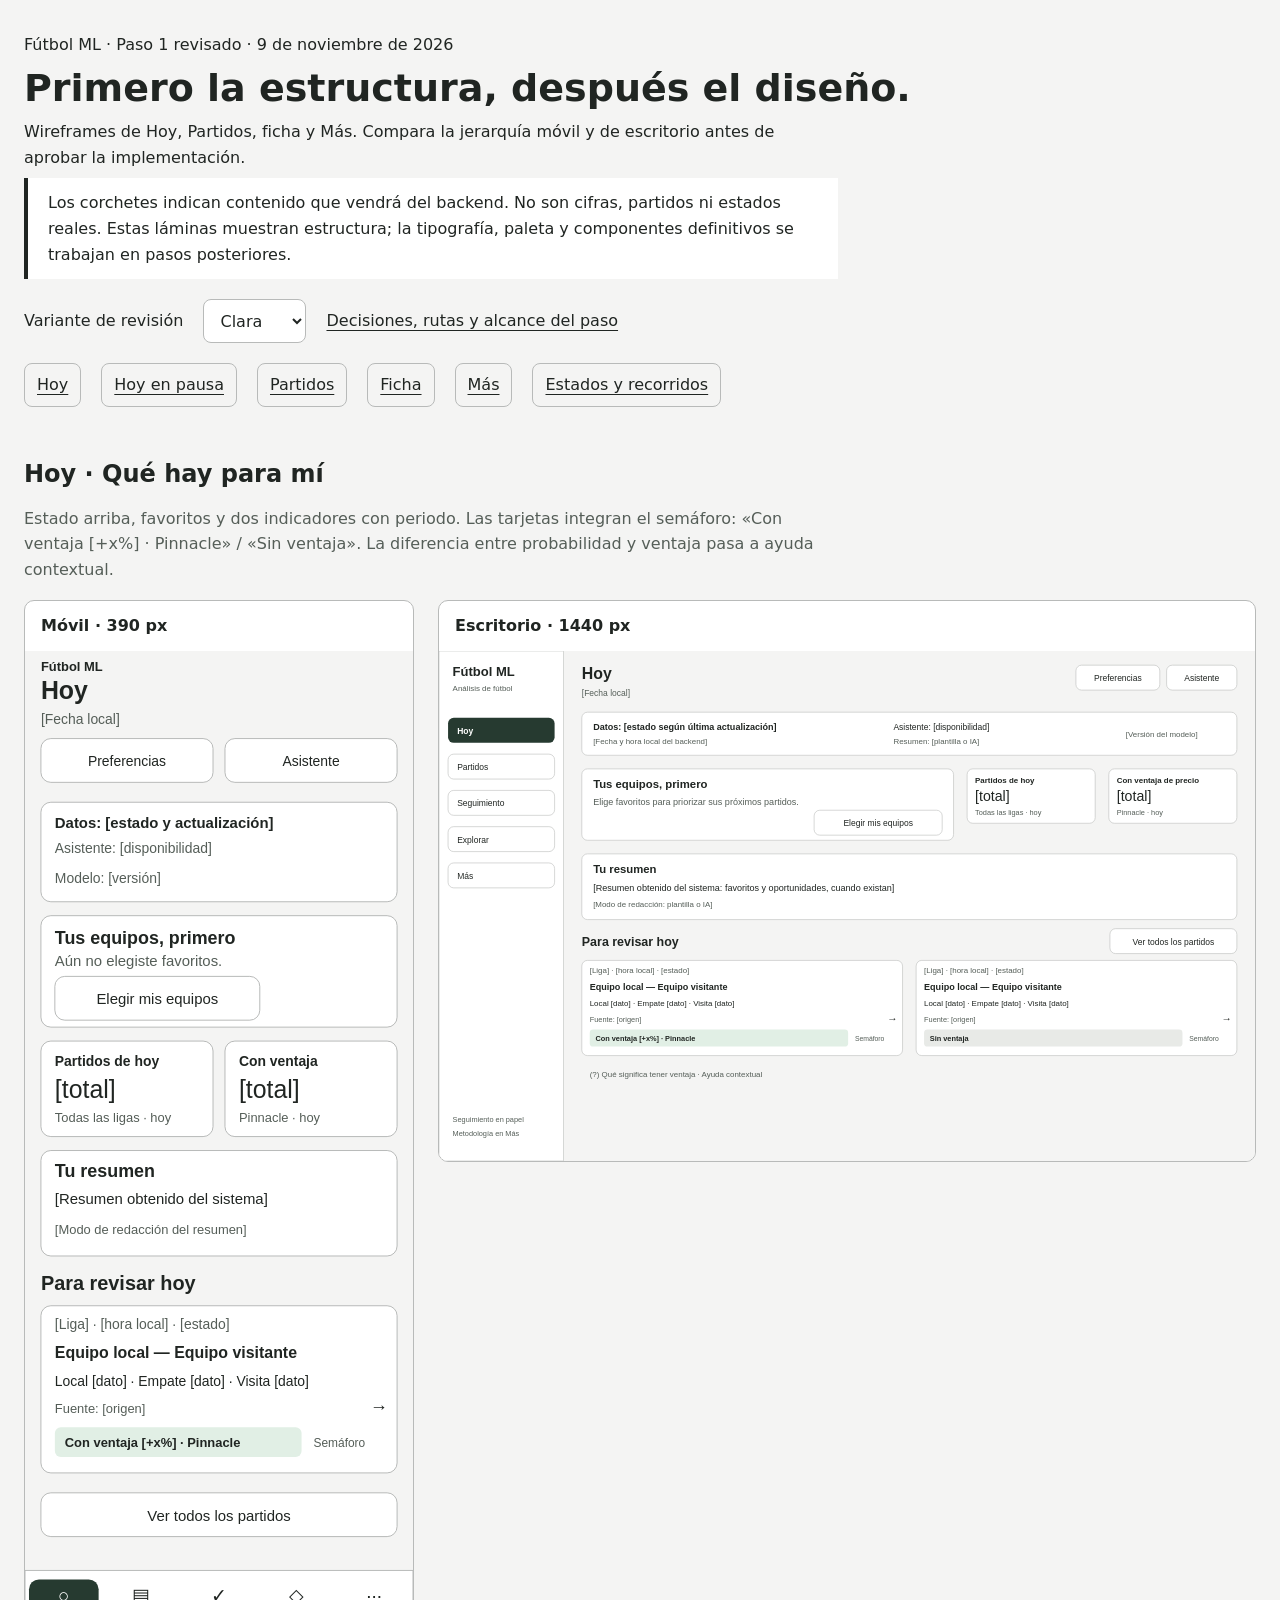
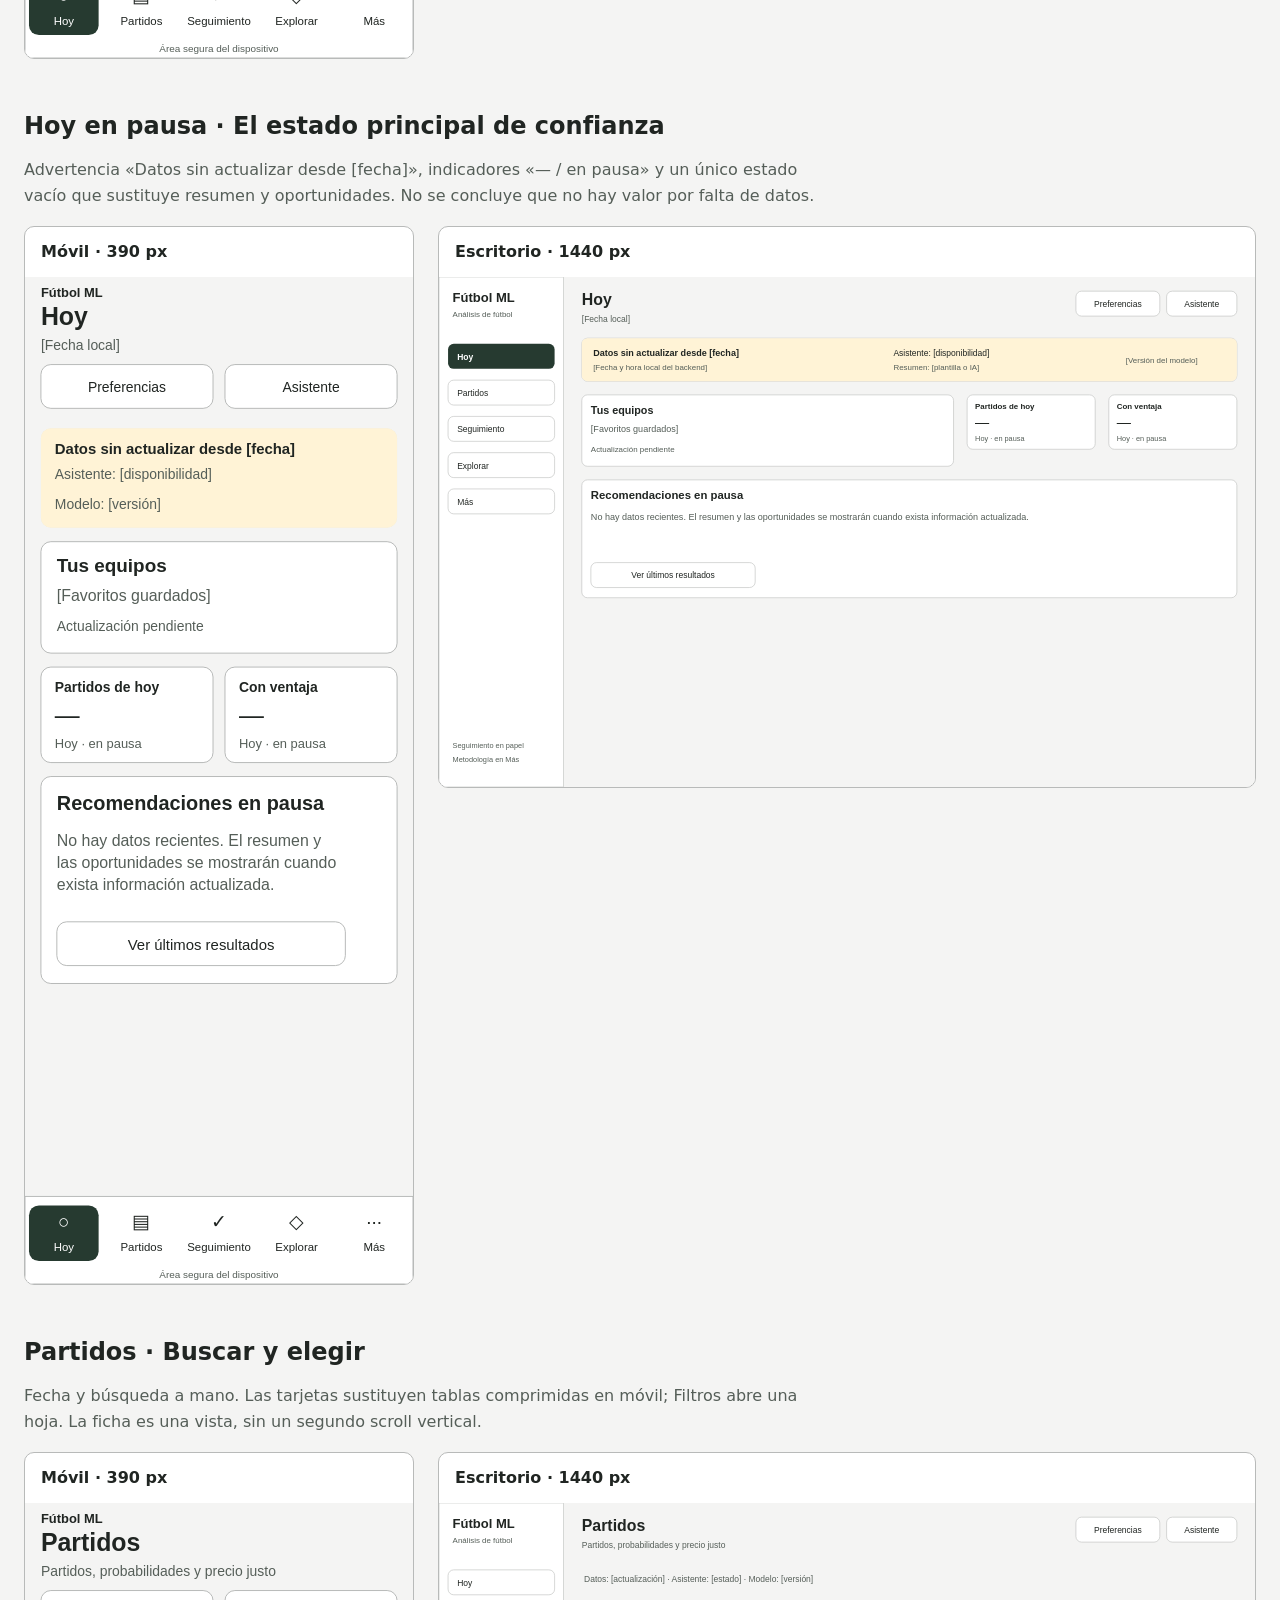
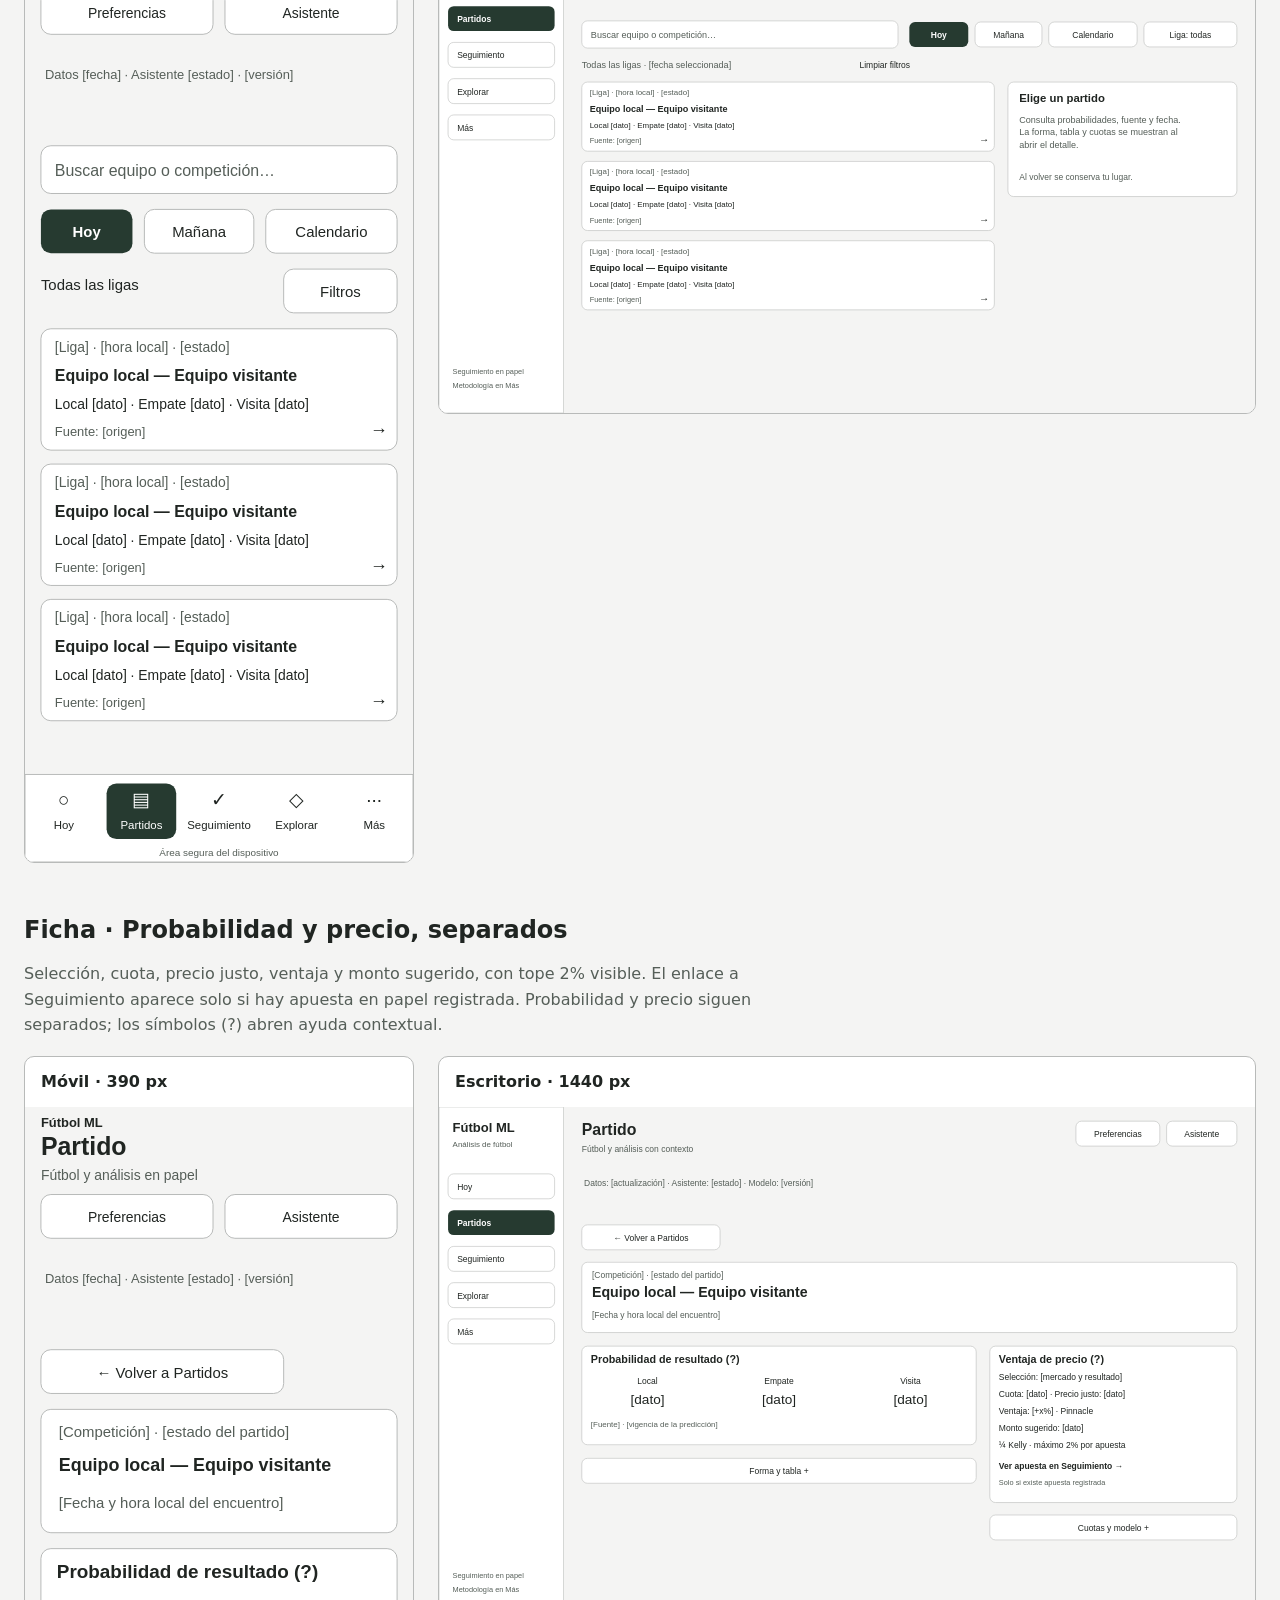
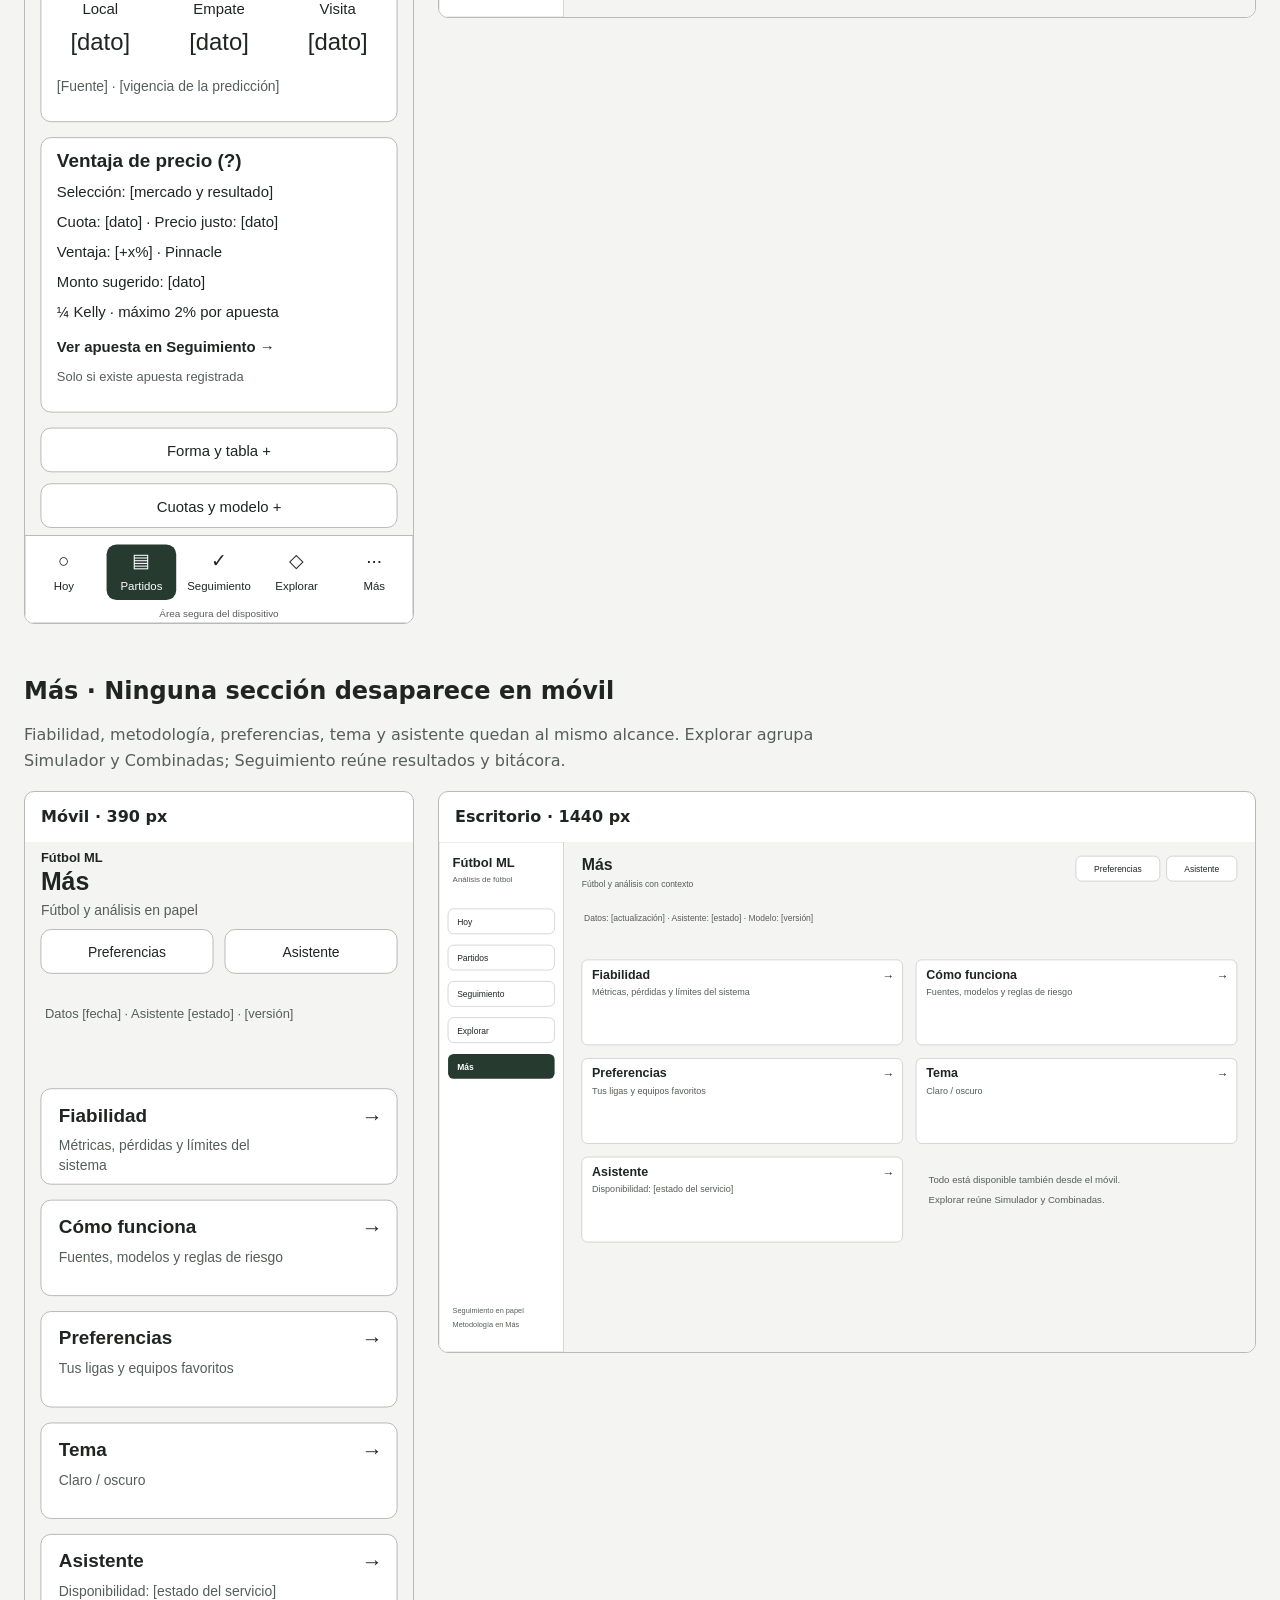
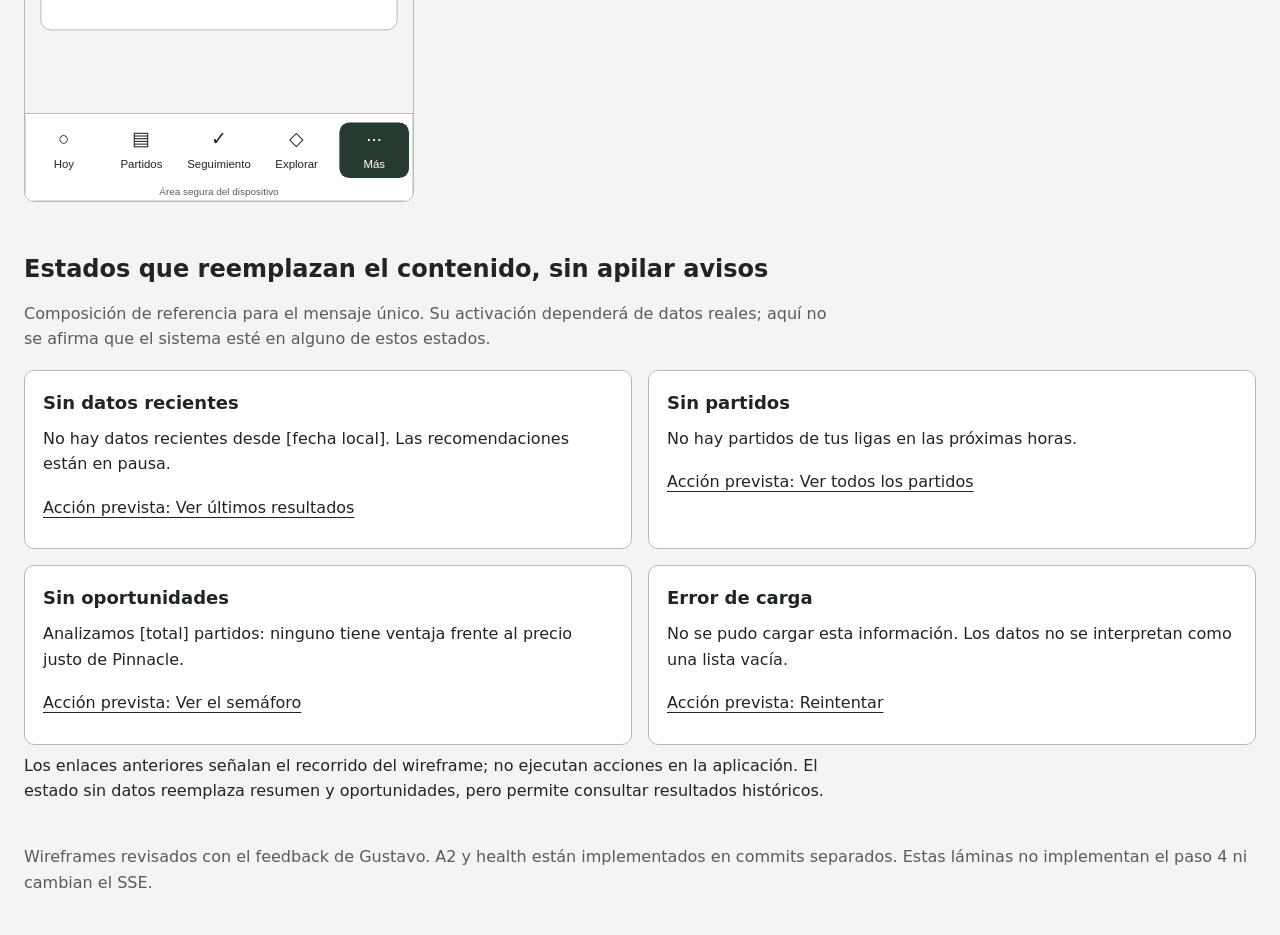
<file: docs/img/rediseno/index.html>
<!doctype html>
<html lang="es">
<head>
  <meta charset="utf-8">
  <meta name="viewport" content="width=device-width,initial-scale=1">
  <title>Fútbol ML · Wireframes para revisión</title>
  <style>
    :root { color-scheme: light; --bg:#f4f4f3; --surface:#fff; --text:#202522; --muted:#555e58; --line:#b8bab9; }
    :root[data-theme="oscuro"] { color-scheme:dark; --bg:#111613; --surface:#1d2520; --text:#f0f3ef; --muted:#b5bfb6; --line:#6b766e; }
    * { box-sizing:border-box; }
    body { margin:0; padding:24px; font:16px/1.6 system-ui,sans-serif; background:var(--bg); color:var(--text); }
    main { max-width:1560px; margin:auto; }
    h1 { margin:8px 0; font-size:clamp(25px,4vw,38px); line-height:1.2; }
    h2 { margin:0 0 12px; font-size:24px; }
    p { max-width:80ch; margin:8px 0; }
    a { color:inherit; text-underline-offset:4px; }
    nav, .tools { display:flex; flex-wrap:wrap; gap:8px 20px; margin:20px 0; align-items:center; }
    nav a, select { min-height:44px; padding:8px 12px; border:1px solid var(--line); border-radius:8px; }
    select { background:var(--surface); color:var(--text); font:inherit; }
    :focus-visible { outline:3px solid var(--text); outline-offset:4px; }
    .note { border-left:4px solid var(--text); padding:12px 20px; background:var(--surface); }
    section { margin-top:48px; scroll-margin-top:20px; }
    .pair { display:grid; grid-template-columns:minmax(0,390px) minmax(0,1fr); gap:24px; align-items:start; }
    figure { margin:0; min-width:0; background:var(--surface); border:1px solid var(--line); border-radius:10px; overflow:hidden; }
    figcaption { padding:12px 16px; font-weight:600; }
    figure a { display:block; }
    img { display:block; width:100%; height:auto; }
    .description { color:var(--muted); margin-bottom:18px; }
    table { border-collapse:collapse; width:100%; font-size:15px; }
    th, td { padding:12px; border-bottom:1px solid var(--line); text-align:left; vertical-align:top; overflow-wrap:anywhere; }
    .states { display:grid; grid-template-columns:repeat(2,minmax(0,1fr)); gap:16px; }
    article { background:var(--surface); border:1px solid var(--line); border-radius:10px; padding:18px; }
    article h3 { margin:0 0 6px; font-size:18px; }
    article a { display:inline-block; padding:10px 0; min-height:44px; }
    footer { margin:40px 0 16px; color:var(--muted); }
    @media(max-width:800px) { body{padding:16px} .pair{grid-template-columns:minmax(0,1fr)} .pair figure:first-child{width:100%;max-width:390px;margin:auto} .states{grid-template-columns:minmax(0,1fr)} }
    @media(prefers-reduced-motion:reduce) { html{scroll-behavior:auto} }
  </style>
</head>
<body>
<main>
  <p>Fútbol ML · Paso 1 revisado · 9 de noviembre de 2026</p>
  <h1>Primero la estructura, después el diseño.</h1>
  <p>Wireframes de Hoy, Partidos, ficha y Más. Compara la jerarquía móvil y de escritorio antes de aprobar la implementación.</p>
  <p class="note">Los corchetes indican contenido que vendrá del backend. No son cifras, partidos ni estados reales. Estas láminas muestran estructura; la tipografía, paleta y componentes definitivos se trabajan en pasos posteriores.</p>
  <div class="tools">
    <label for="theme">Variante de revisión</label>
    <select id="theme"><option value="claro">Clara</option><option value="oscuro">Oscura</option></select>
    <a href="README.md">Decisiones, rutas y alcance del paso</a>
  </div>
  <nav aria-label="Láminas"><a href="#hoy">Hoy</a><a href="#hoy-atrasado">Hoy en pausa</a><a href="#partidos">Partidos</a><a href="#ficha">Ficha</a><a href="#mas">Más</a><a href="#estados">Estados y recorridos</a></nav>
  <section id="hoy">
    <h2>Hoy · Qué hay para mí</h2>
    <p class="description">Estado arriba, favoritos y dos indicadores con periodo. Las tarjetas integran el semáforo: «Con ventaja [+x%] · Pinnacle» / «Sin ventaja». La diferencia entre probabilidad y ventaja pasa a ayuda contextual.</p>
    <div class="pair">
      <figure><figcaption>Móvil · 390 px</figcaption><a data-frame="hoy-390" href="hoy-390-claro.svg"><img src="hoy-390-claro.svg" width="390" height="1012" alt="Hoy en móvil: estado, favoritos, dos indicadores, resumen y partidos."></a></figure>
      <figure><figcaption>Escritorio · 1440 px</figcaption><a data-frame="hoy-1440" href="hoy-1440-claro.svg"><img src="hoy-1440-claro.svg" width="1440" height="900" alt="Hoy en escritorio con navegación lateral y el mismo orden de información."></a></figure>
    </div>
  </section>
  <section id="hoy-atrasado">
    <h2>Hoy en pausa · El estado principal de confianza</h2>
    <p class="description">Advertencia «Datos sin actualizar desde [fecha]», indicadores «— / en pausa» y un único estado vacío que sustituye resumen y oportunidades. No se concluye que no hay valor por falta de datos.</p>
    <div class="pair">
      <figure><figcaption>Móvil · 390 px</figcaption><a data-frame="hoy-atrasado-390" href="hoy-atrasado-390-claro.svg"><img src="hoy-atrasado-390-claro.svg" width="390" height="1012" alt="Hoy móvil con datos atrasados, indicadores en pausa y un único estado vacío."></a></figure>
      <figure><figcaption>Escritorio · 1440 px</figcaption><a data-frame="hoy-atrasado-1440" href="hoy-atrasado-1440-claro.svg"><img src="hoy-atrasado-1440-claro.svg" width="1440" height="900" alt="Hoy escritorio con advertencia y recomendaciones en pausa."></a></figure>
    </div>
  </section>
  <section id="partidos">
    <h2>Partidos · Buscar y elegir</h2>
    <p class="description">Fecha y búsqueda a mano. Las tarjetas sustituyen tablas comprimidas en móvil; Filtros abre una hoja. La ficha es una vista, sin un segundo scroll vertical.</p>
    <div class="pair">
      <figure><figcaption>Móvil · 390 px</figcaption><a data-frame="partidos-390" href="partidos-390-claro.svg"><img src="partidos-390-claro.svg" width="390" height="964" alt="Lista móvil de partidos con búsqueda, fechas y acceso a filtros."></a></figure>
      <figure><figcaption>Escritorio · 1440 px</figcaption><a data-frame="partidos-1440" href="partidos-1440-claro.svg"><img src="partidos-1440-claro.svg" width="1440" height="900" alt="Lista de partidos en escritorio con filtros visibles."></a></figure>
    </div>
  </section>
  <section id="ficha">
    <h2>Ficha · Probabilidad y precio, separados</h2>
    <p class="description">Selección, cuota, precio justo, ventaja y monto sugerido, con tope 2% visible. El enlace a Seguimiento aparece solo si hay apuesta en papel registrada. Probabilidad y precio siguen separados; los símbolos (?) abren ayuda contextual.</p>
    <div class="pair">
      <figure><figcaption>Móvil · 390 px</figcaption><a data-frame="ficha-390" href="ficha-390-claro.svg"><img src="ficha-390-claro.svg" width="390" height="1122" alt="Ficha móvil con probabilidades y ventaja de precio en bloques separados."></a></figure>
      <figure><figcaption>Escritorio · 1440 px</figcaption><a data-frame="ficha-1440" href="ficha-1440-claro.svg"><img src="ficha-1440-claro.svg" width="1440" height="900" alt="Ficha en escritorio con comparación en columnas y regreso a Partidos."></a></figure>
    </div>
  </section>
  <section id="mas">
    <h2>Más · Ninguna sección desaparece en móvil</h2>
    <p class="description">Fiabilidad, metodología, preferencias, tema y asistente quedan al mismo alcance. Explorar agrupa Simulador y Combinadas; Seguimiento reúne resultados y bitácora.</p>
    <div class="pair">
      <figure><figcaption>Móvil · 390 px</figcaption><a data-frame="mas-390" href="mas-390-claro.svg"><img src="mas-390-claro.svg" width="390" height="964" alt="Menú Más móvil con acceso a Fiabilidad, Cómo funciona, preferencias, tema y asistente."></a></figure>
      <figure><figcaption>Escritorio · 1440 px</figcaption><a data-frame="mas-1440" href="mas-1440-claro.svg"><img src="mas-1440-claro.svg" width="1440" height="900" alt="Menú Más en escritorio con los mismos destinos."></a></figure>
    </div>
  </section>
  <section id="estados">
    <h2>Estados que reemplazan el contenido, sin apilar avisos</h2>
    <p class="description">Composición de referencia para el mensaje único. Su activación dependerá de datos reales; aquí no se afirma que el sistema esté en alguno de estos estados.</p>
    <div class="states">
      <article><h3>Sin datos recientes</h3><p>No hay datos recientes desde [fecha local]. Las recomendaciones están en pausa.</p><a href="#partidos">Acción prevista: Ver últimos resultados</a></article>
      <article><h3>Sin partidos</h3><p>No hay partidos de tus ligas en las próximas horas.</p><a href="#partidos">Acción prevista: Ver todos los partidos</a></article>
      <article><h3>Sin oportunidades</h3><p>Analizamos [total] partidos: ninguno tiene ventaja frente al precio justo de Pinnacle.</p><a href="#hoy">Acción prevista: Ver el semáforo</a></article>
      <article><h3>Error de carga</h3><p>No se pudo cargar esta información. Los datos no se interpretan como una lista vacía.</p><a href="#estados">Acción prevista: Reintentar</a></article>
    </div>
    <p>Los enlaces anteriores señalan el recorrido del wireframe; no ejecutan acciones en la aplicación. El estado sin datos reemplaza resumen y oportunidades, pero permite consultar resultados históricos.</p>
  </section>
  <footer>Wireframes revisados con el feedback de Gustavo. A2 y health están implementados en commits separados. Estas láminas no implementan el paso 4 ni cambian el SSE.</footer>
</main>
<script>
  const theme = document.querySelector("#theme");
  theme.addEventListener("change", () => {
    document.documentElement.dataset.theme = theme.value;
    for (const link of document.querySelectorAll("[data-frame]")) {
      const file = `${link.dataset.frame}-${theme.value}.svg`;
      link.href = file;
      link.querySelector("img").src = file;
    }
  });
</script>
</body>
</html>
</file>
